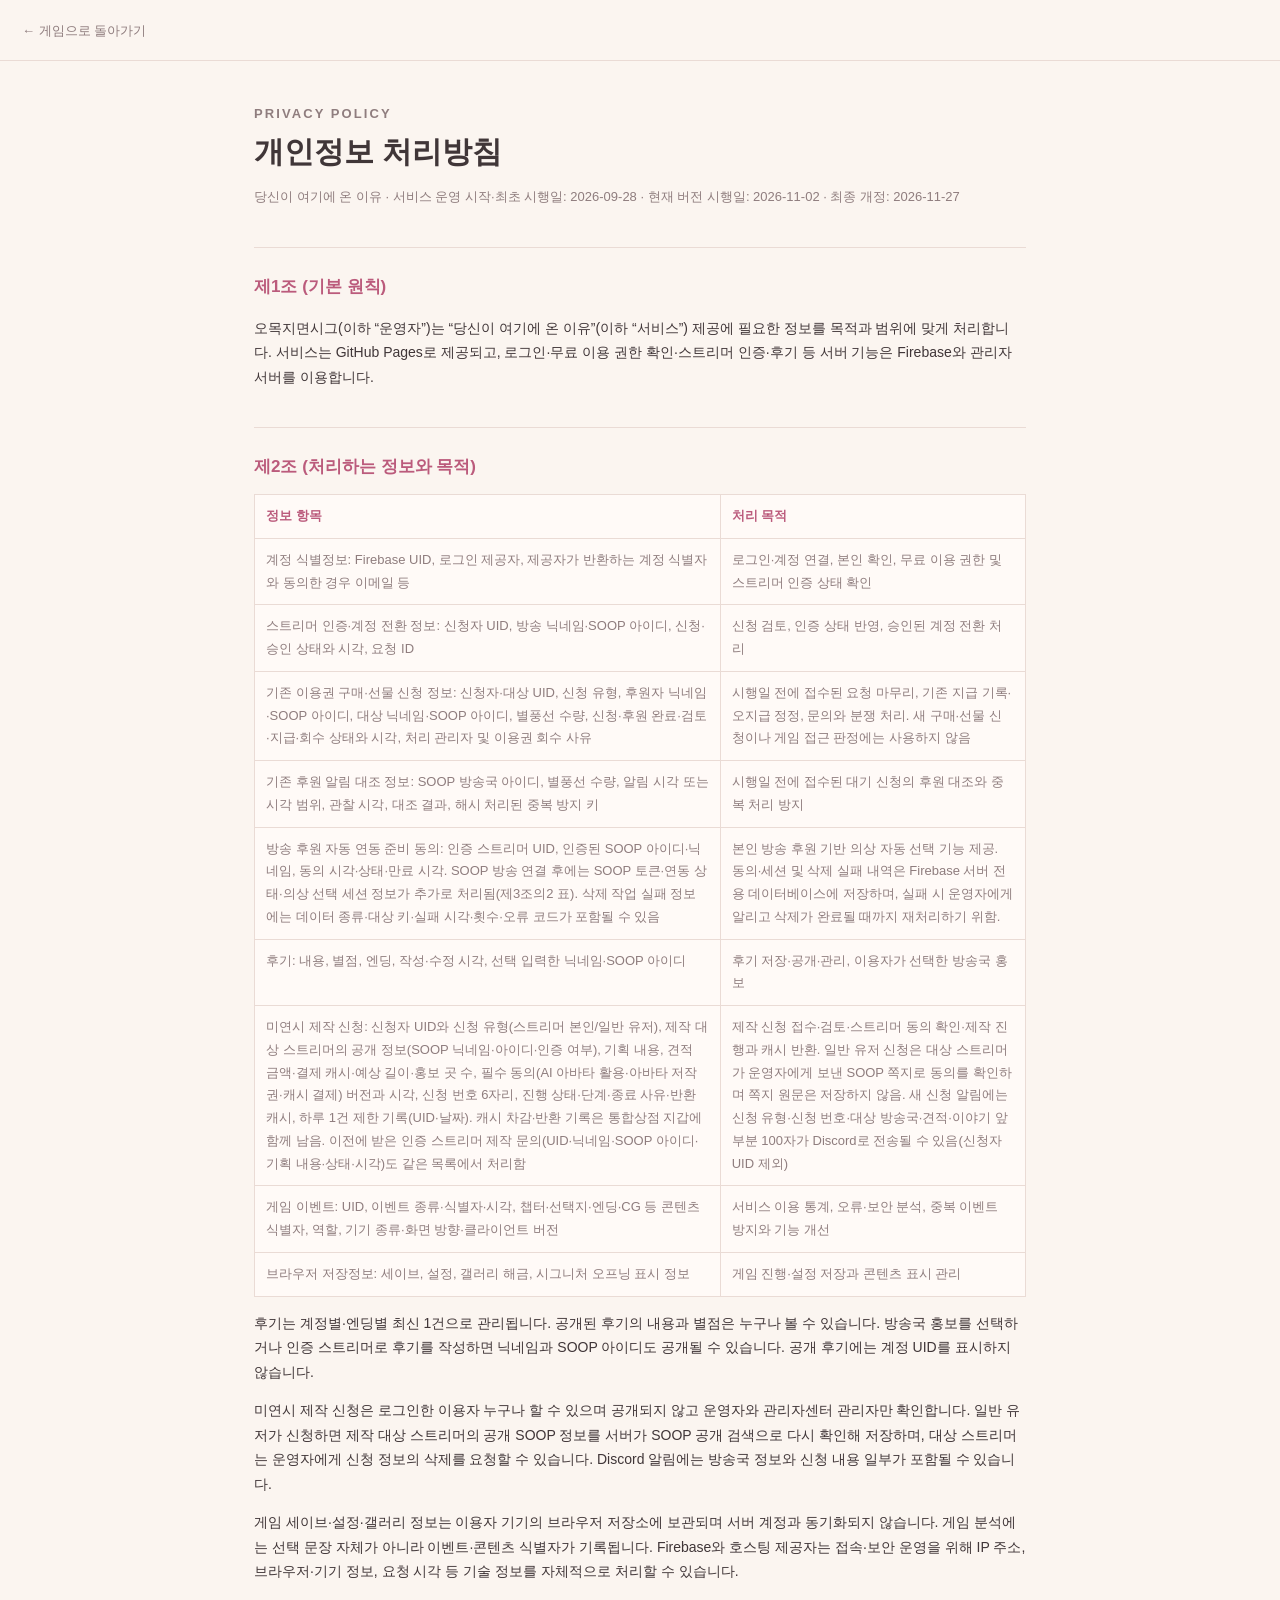
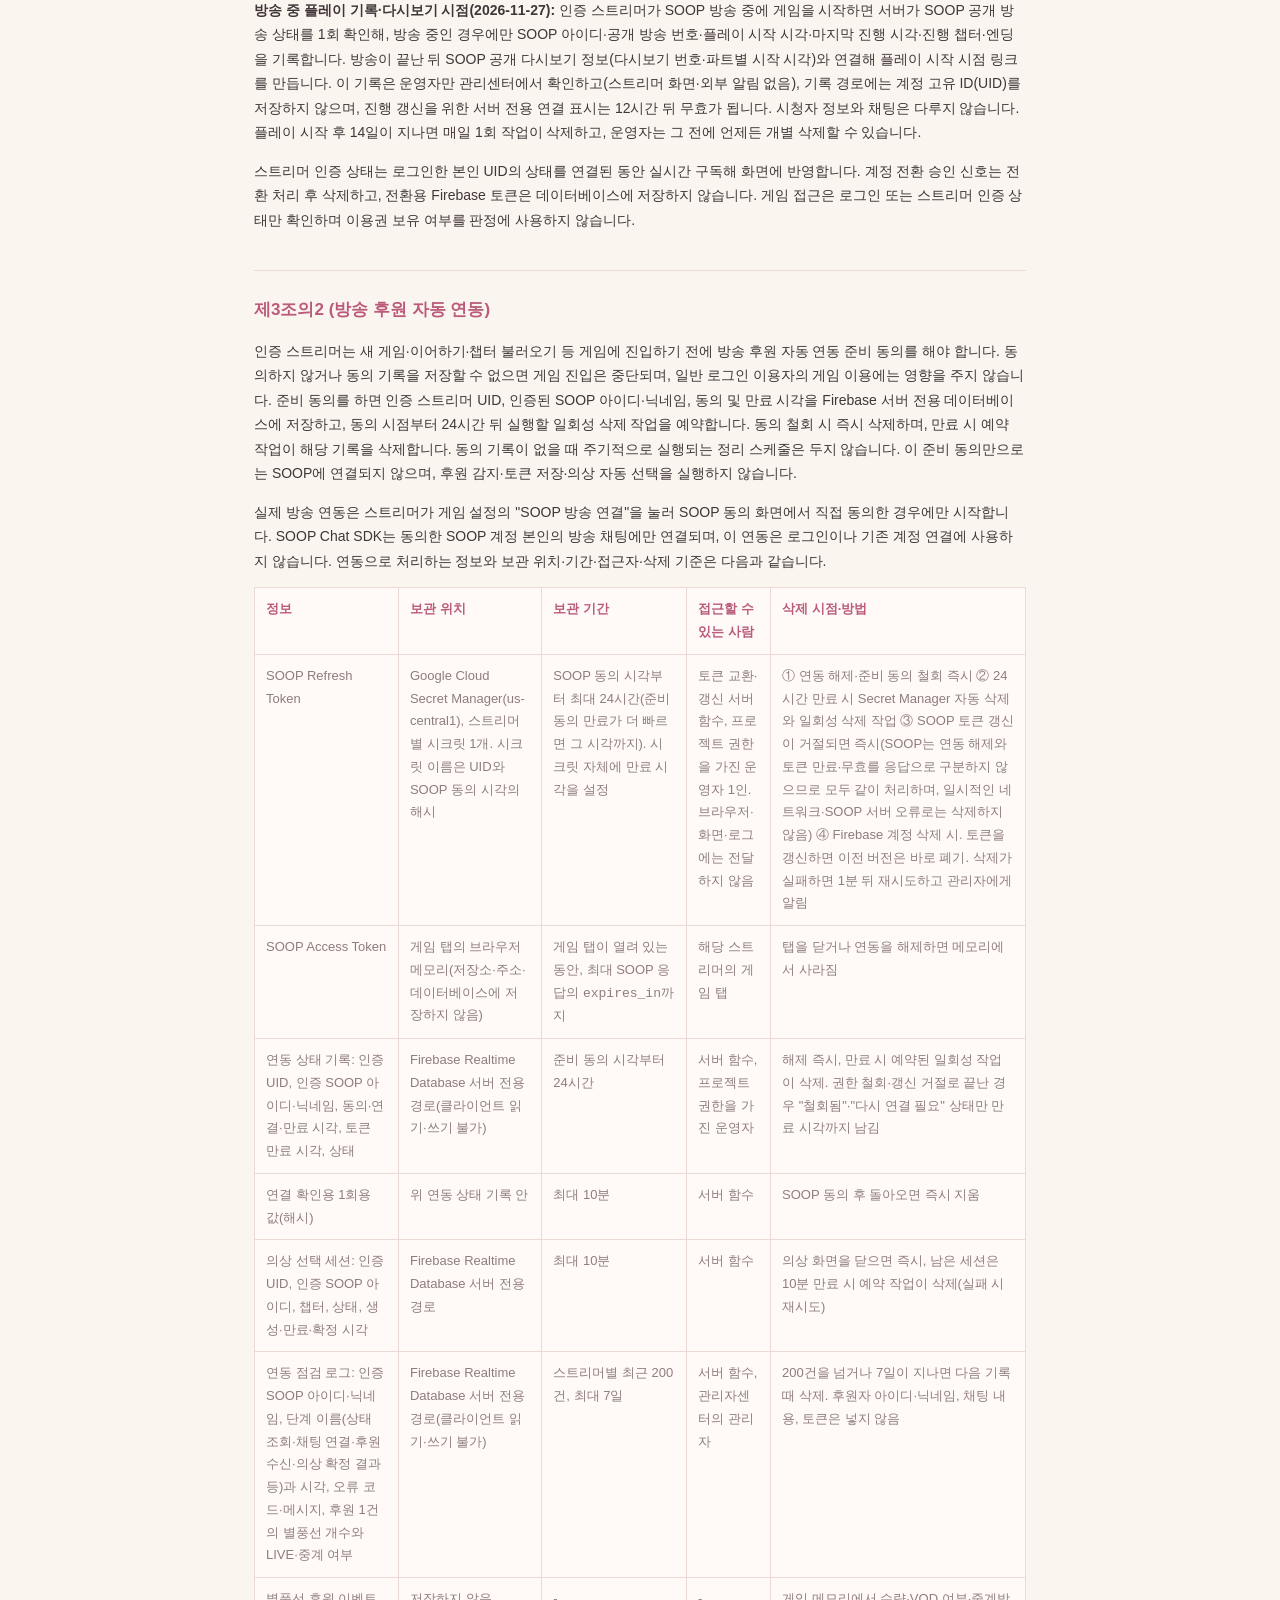
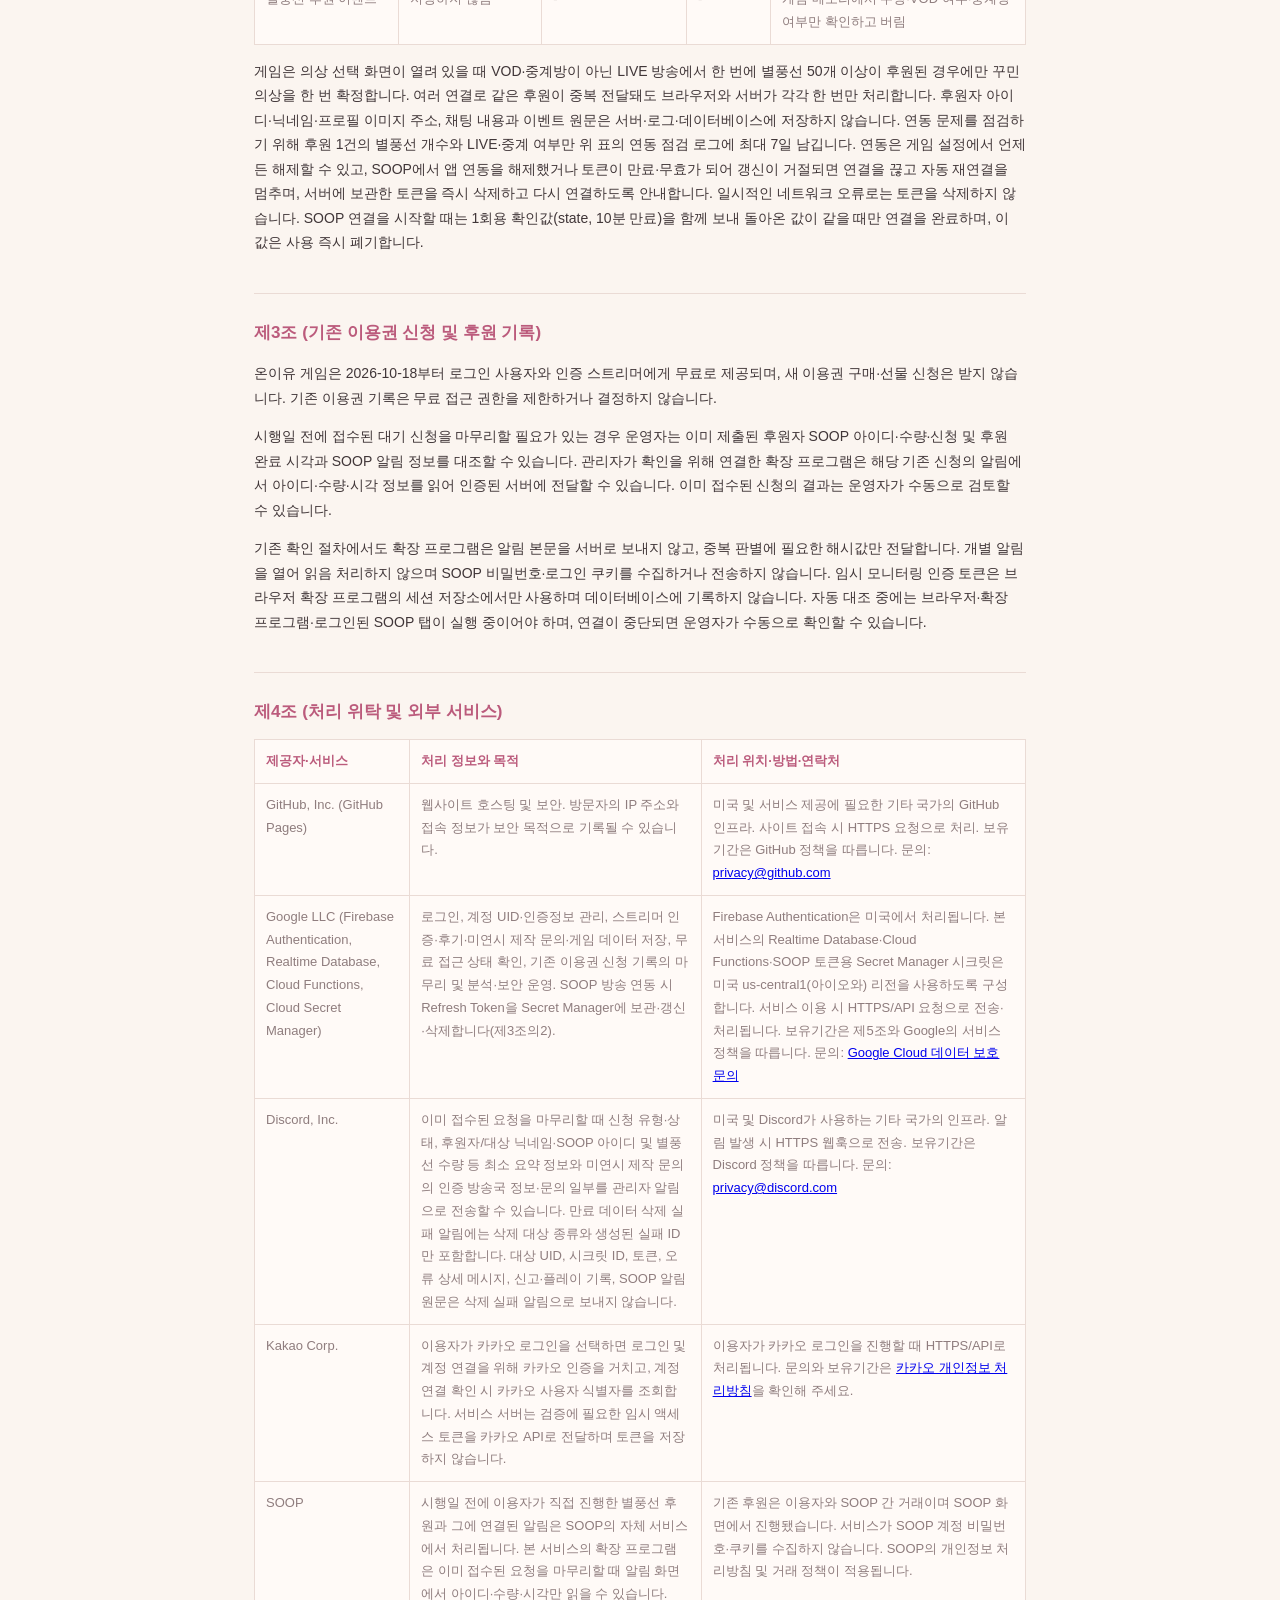
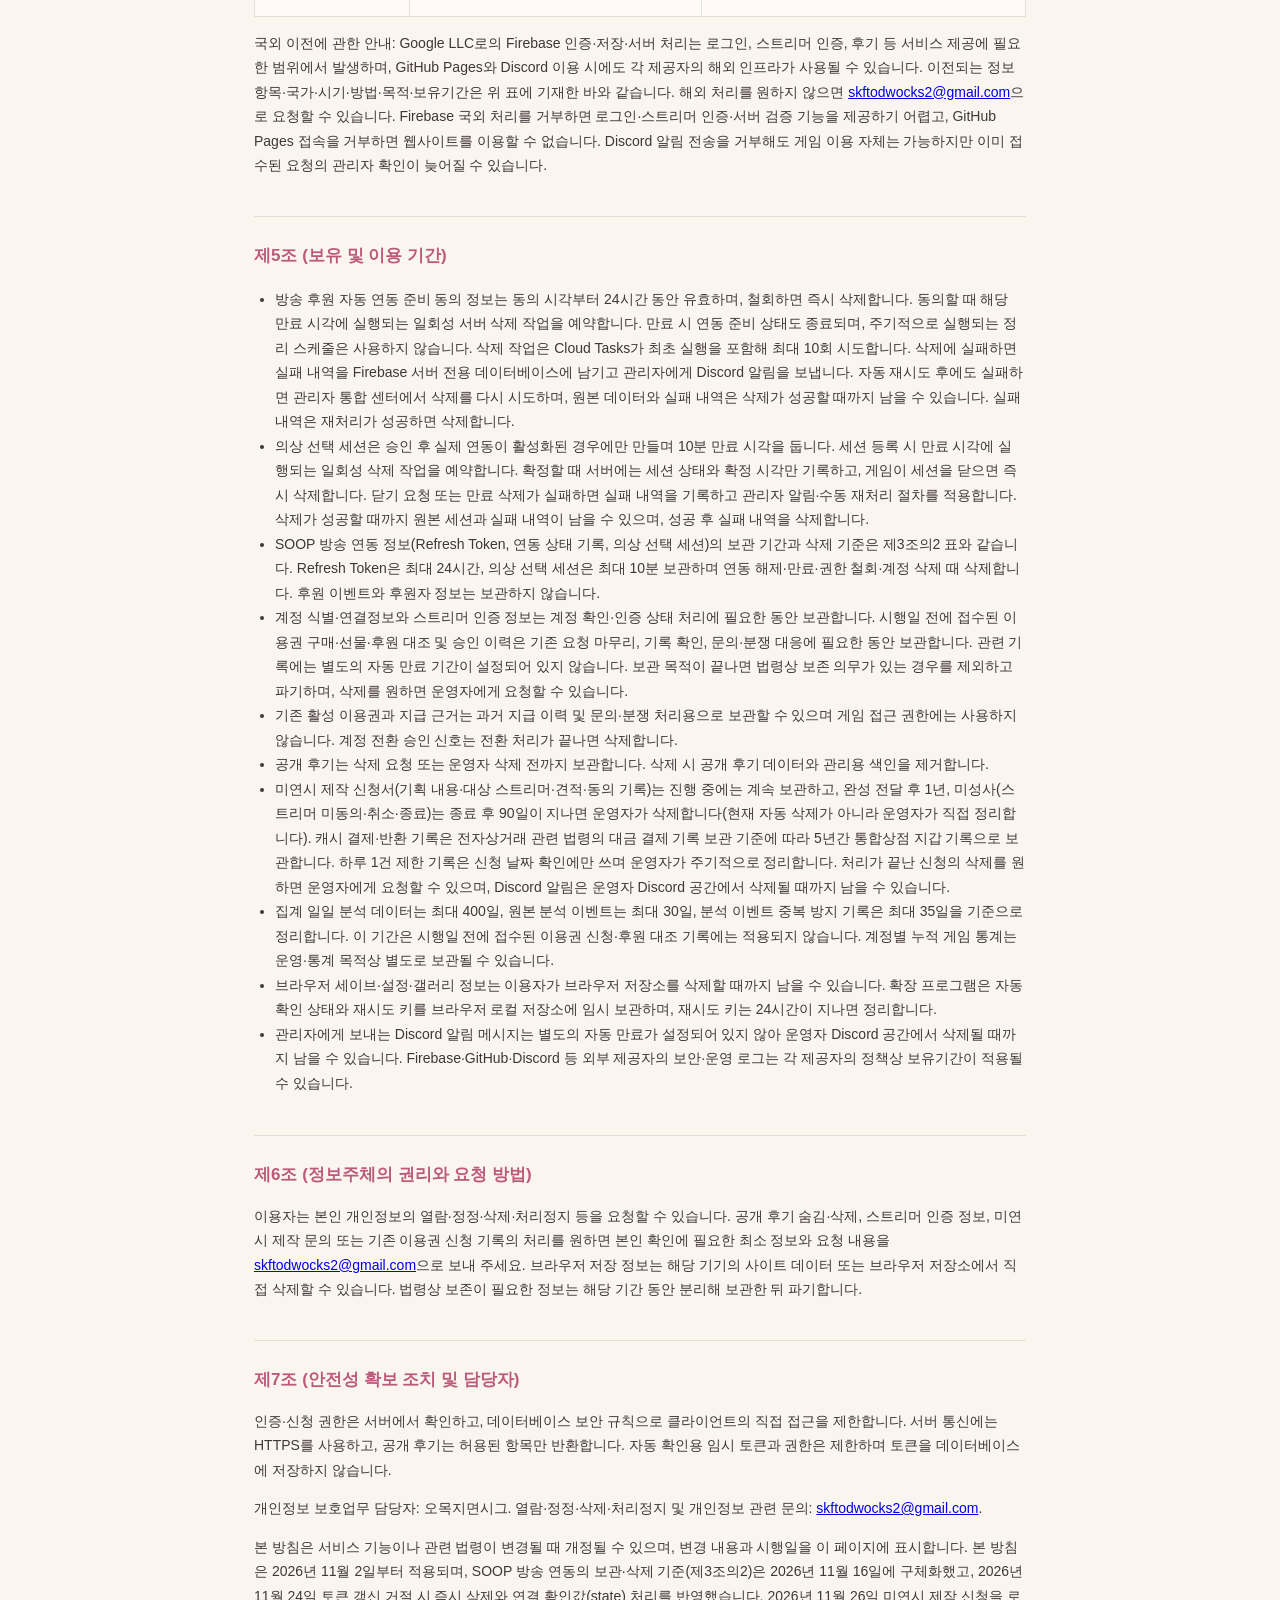
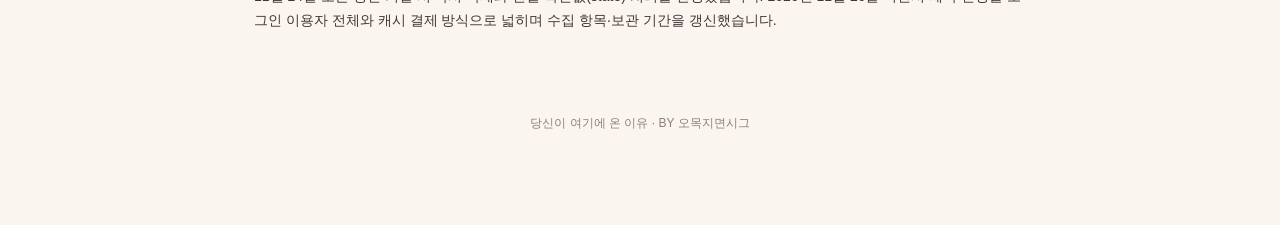
<file: privacy.html>
<!doctype html>
<html lang="ko">
<head>
<meta charset="utf-8">
<meta name="viewport" content="width=device-width, initial-scale=1">
<title>개인정보 처리방침 · 당신이 여기에 온 이유</title>
<style>
  :root{--paper:#fbf5f0;--panel:#fffaf7;--ink:#403638;--muted:#8f7d7e;--accent:#bb5b7c;--line:#eadbd5}
  *{box-sizing:border-box} body{margin:0;background:var(--paper);color:var(--ink);font-family:-apple-system,BlinkMacSystemFont,"Apple SD Gothic Neo","Malgun Gothic",sans-serif;line-height:1.75}
  .top{position:sticky;top:0;background:rgba(251,245,240,.96);border-bottom:1px solid var(--line);padding:16px 22px;z-index:1}.top a{color:var(--muted);font-size:13px;text-decoration:none}.top a:hover{color:var(--accent)}
  main{max-width:820px;margin:0 auto;padding:42px 24px 80px}.eyebrow{color:var(--accent);font-size:11px;font-weight:800;letter-spacing:.16em;text-transform:uppercase;margin:0 0 8px}.hero h1{font-size:30px;margin:0 0 8px}.hero p{color:var(--muted);font-size:13px;margin:0}.doc{margin-top:38px}.doc section{padding:24px 0;border-top:1px solid var(--line)}h2{font-size:17px;margin:0 0 10px;color:var(--accent)}p,li{font-size:14px}.doc ul{padding-left:21px}.table-wrap{overflow-x:auto;margin-top:12px}.doc table{width:100%;border-collapse:collapse;font-size:13px;background:var(--panel)}.doc th,.doc td{border:1px solid var(--line);padding:10px 11px;text-align:left;vertical-align:top}.doc th{color:var(--accent);font-weight:800}.doc td{color:var(--muted)}.note{background:var(--panel);border:1px solid var(--line);border-radius:12px;padding:14px 16px;margin-top:12px;font-size:13px}.foot{margin-top:42px;color:var(--muted);font-size:12px;text-align:center}
  @media(max-width:600px){main{padding:30px 18px 60px}.hero h1{font-size:25px}.doc table{font-size:12px}.doc th,.doc td{padding:8px}}
</style>
</head>
<body>
<div class="top"><a href="index.html">← 게임으로 돌아가기</a></div>
<main>
  <header class="hero"><p class="eyebrow">Privacy Policy</p><h1>개인정보 처리방침</h1><p>당신이 여기에 온 이유 · 서비스 운영 시작·최초 시행일: 2026-09-28 · 현재 버전 시행일: 2026-11-02 · 최종 개정: 2026-11-27</p></header>
  <div class="doc">
    <section>
      <h2>제1조 (기본 원칙)</h2>
      <p>오목지면시그(이하 “운영자”)는 “당신이 여기에 온 이유”(이하 “서비스”) 제공에 필요한 정보를 목적과 범위에 맞게 처리합니다. 서비스는 GitHub Pages로 제공되고, 로그인·무료 이용 권한 확인·스트리머 인증·후기 등 서버 기능은 Firebase와 관리자 서버를 이용합니다.</p>
    </section>
    <section>
      <h2>제2조 (처리하는 정보와 목적)</h2>
      <div class="table-wrap"><table>
        <thead><tr><th>정보 항목</th><th>처리 목적</th></tr></thead>
        <tbody>
          <tr><td>계정 식별정보: Firebase UID, 로그인 제공자, 제공자가 반환하는 계정 식별자와 동의한 경우 이메일 등</td><td>로그인·계정 연결, 본인 확인, 무료 이용 권한 및 스트리머 인증 상태 확인</td></tr>
          <tr><td>스트리머 인증·계정 전환 정보: 신청자 UID, 방송 닉네임·SOOP 아이디, 신청·승인 상태와 시각, 요청 ID</td><td>신청 검토, 인증 상태 반영, 승인된 계정 전환 처리</td></tr>
          <tr><td>기존 이용권 구매·선물 신청 정보: 신청자·대상 UID, 신청 유형, 후원자 닉네임·SOOP 아이디, 대상 닉네임·SOOP 아이디, 별풍선 수량, 신청·후원 완료·검토·지급·회수 상태와 시각, 처리 관리자 및 이용권 회수 사유</td><td>시행일 전에 접수된 요청 마무리, 기존 지급 기록·오지급 정정, 문의와 분쟁 처리. 새 구매·선물 신청이나 게임 접근 판정에는 사용하지 않음</td></tr>
          <tr><td>기존 후원 알림 대조 정보: SOOP 방송국 아이디, 별풍선 수량, 알림 시각 또는 시각 범위, 관찰 시각, 대조 결과, 해시 처리된 중복 방지 키</td><td>시행일 전에 접수된 대기 신청의 후원 대조와 중복 처리 방지</td></tr>
          <tr><td>방송 후원 자동 연동 준비 동의: 인증 스트리머 UID, 인증된 SOOP 아이디·닉네임, 동의 시각·상태·만료 시각. SOOP 방송 연결 후에는 SOOP 토큰·연동 상태·의상 선택 세션 정보가 추가로 처리됨(제3조의2 표). 삭제 작업 실패 정보에는 데이터 종류·대상 키·실패 시각·횟수·오류 코드가 포함될 수 있음</td><td>본인 방송 후원 기반 의상 자동 선택 기능 제공. 동의·세션 및 삭제 실패 내역은 Firebase 서버 전용 데이터베이스에 저장하며, 실패 시 운영자에게 알리고 삭제가 완료될 때까지 재처리하기 위함.</td></tr>
          <tr><td>후기: 내용, 별점, 엔딩, 작성·수정 시각, 선택 입력한 닉네임·SOOP 아이디</td><td>후기 저장·공개·관리, 이용자가 선택한 방송국 홍보</td></tr>
          <tr><td>미연시 제작 신청: 신청자 UID와 신청 유형(스트리머 본인/일반 유저), 제작 대상 스트리머의 공개 정보(SOOP 닉네임·아이디·인증 여부), 기획 내용, 견적 금액·결제 캐시·예상 길이·홍보 곳 수, 필수 동의(AI 아바타 활용·아바타 저작권·캐시 결제) 버전과 시각, 신청 번호 6자리, 진행 상태·단계·종료 사유·반환 캐시, 하루 1건 제한 기록(UID·날짜). 캐시 차감·반환 기록은 통합상점 지갑에 함께 남음. 이전에 받은 인증 스트리머 제작 문의(UID·닉네임·SOOP 아이디·기획 내용·상태·시각)도 같은 목록에서 처리함</td><td>제작 신청 접수·검토·스트리머 동의 확인·제작 진행과 캐시 반환. 일반 유저 신청은 대상 스트리머가 운영자에게 보낸 SOOP 쪽지로 동의를 확인하며 쪽지 원문은 저장하지 않음. 새 신청 알림에는 신청 유형·신청 번호·대상 방송국·견적·이야기 앞부분 100자가 Discord로 전송될 수 있음(신청자 UID 제외)</td></tr>
          <tr><td>게임 이벤트: UID, 이벤트 종류·식별자·시각, 챕터·선택지·엔딩·CG 등 콘텐츠 식별자, 역할, 기기 종류·화면 방향·클라이언트 버전</td><td>서비스 이용 통계, 오류·보안 분석, 중복 이벤트 방지와 기능 개선</td></tr>
          <tr><td>브라우저 저장정보: 세이브, 설정, 갤러리 해금, 시그니처 오프닝 표시 정보</td><td>게임 진행·설정 저장과 콘텐츠 표시 관리</td></tr>
        </tbody>
      </table></div>
      <p>후기는 계정별·엔딩별 최신 1건으로 관리됩니다. 공개된 후기의 내용과 별점은 누구나 볼 수 있습니다. 방송국 홍보를 선택하거나 인증 스트리머로 후기를 작성하면 닉네임과 SOOP 아이디도 공개될 수 있습니다. 공개 후기에는 계정 UID를 표시하지 않습니다.</p>
      <p>미연시 제작 신청은 로그인한 이용자 누구나 할 수 있으며 공개되지 않고 운영자와 관리자센터 관리자만 확인합니다. 일반 유저가 신청하면 제작 대상 스트리머의 공개 SOOP 정보를 서버가 SOOP 공개 검색으로 다시 확인해 저장하며, 대상 스트리머는 운영자에게 신청 정보의 삭제를 요청할 수 있습니다. Discord 알림에는 방송국 정보와 신청 내용 일부가 포함될 수 있습니다.</p>
      <p>게임 세이브·설정·갤러리 정보는 이용자 기기의 브라우저 저장소에 보관되며 서버 계정과 동기화되지 않습니다. 게임 분석에는 선택 문장 자체가 아니라 이벤트·콘텐츠 식별자가 기록됩니다. Firebase와 호스팅 제공자는 접속·보안 운영을 위해 IP 주소, 브라우저·기기 정보, 요청 시각 등 기술 정보를 자체적으로 처리할 수 있습니다.</p>
      <p><strong>방송 중 플레이 기록·다시보기 시점(2026-11-27):</strong> 인증 스트리머가 SOOP 방송 중에 게임을 시작하면 서버가 SOOP 공개 방송 상태를 1회 확인해, 방송 중인 경우에만 SOOP 아이디·공개 방송 번호·플레이 시작 시각·마지막 진행 시각·진행 챕터·엔딩을 기록합니다. 방송이 끝난 뒤 SOOP 공개 다시보기 정보(다시보기 번호·파트별 시작 시각)와 연결해 플레이 시작 시점 링크를 만듭니다. 이 기록은 운영자만 관리센터에서 확인하고(스트리머 화면·외부 알림 없음), 기록 경로에는 계정 고유 ID(UID)를 저장하지 않으며, 진행 갱신을 위한 서버 전용 연결 표시는 12시간 뒤 무효가 됩니다. 시청자 정보와 채팅은 다루지 않습니다. 플레이 시작 후 14일이 지나면 매일 1회 작업이 삭제하고, 운영자는 그 전에 언제든 개별 삭제할 수 있습니다.</p>
      <p>스트리머 인증 상태는 로그인한 본인 UID의 상태를 연결된 동안 실시간 구독해 화면에 반영합니다. 계정 전환 승인 신호는 전환 처리 후 삭제하고, 전환용 Firebase 토큰은 데이터베이스에 저장하지 않습니다. 게임 접근은 로그인 또는 스트리머 인증 상태만 확인하며 이용권 보유 여부를 판정에 사용하지 않습니다.</p>
    </section>
    <section>
      <h2>제3조의2 (방송 후원 자동 연동)</h2>
      <p>인증 스트리머는 새 게임·이어하기·챕터 불러오기 등 게임에 진입하기 전에 방송 후원 자동 연동 준비 동의를 해야 합니다. 동의하지 않거나 동의 기록을 저장할 수 없으면 게임 진입은 중단되며, 일반 로그인 이용자의 게임 이용에는 영향을 주지 않습니다. 준비 동의를 하면 인증 스트리머 UID, 인증된 SOOP 아이디·닉네임, 동의 및 만료 시각을 Firebase 서버 전용 데이터베이스에 저장하고, 동의 시점부터 24시간 뒤 실행할 일회성 삭제 작업을 예약합니다. 동의 철회 시 즉시 삭제하며, 만료 시 예약 작업이 해당 기록을 삭제합니다. 동의 기록이 없을 때 주기적으로 실행되는 정리 스케줄은 두지 않습니다. 이 준비 동의만으로는 SOOP에 연결되지 않으며, 후원 감지·토큰 저장·의상 자동 선택을 실행하지 않습니다.</p>
      <p>실제 방송 연동은 스트리머가 게임 설정의 "SOOP 방송 연결"을 눌러 SOOP 동의 화면에서 직접 동의한 경우에만 시작합니다. SOOP Chat SDK는 동의한 SOOP 계정 본인의 방송 채팅에만 연결되며, 이 연동은 로그인이나 기존 계정 연결에 사용하지 않습니다. 연동으로 처리하는 정보와 보관 위치·기간·접근자·삭제 기준은 다음과 같습니다.</p>
      <table>
        <tr><th>정보</th><th>보관 위치</th><th>보관 기간</th><th>접근할 수 있는 사람</th><th>삭제 시점·방법</th></tr>
        <tr><td>SOOP Refresh Token</td><td>Google Cloud Secret Manager(us-central1), 스트리머별 시크릿 1개. 시크릿 이름은 UID와 SOOP 동의 시각의 해시</td><td>SOOP 동의 시각부터 최대 24시간(준비 동의 만료가 더 빠르면 그 시각까지). 시크릿 자체에 만료 시각을 설정</td><td>토큰 교환·갱신 서버 함수, 프로젝트 권한을 가진 운영자 1인. 브라우저·화면·로그에는 전달하지 않음</td><td>① 연동 해제·준비 동의 철회 즉시 ② 24시간 만료 시 Secret Manager 자동 삭제와 일회성 삭제 작업 ③ SOOP 토큰 갱신이 거절되면 즉시(SOOP는 연동 해제와 토큰 만료·무효를 응답으로 구분하지 않으므로 모두 같이 처리하며, 일시적인 네트워크·SOOP 서버 오류로는 삭제하지 않음) ④ Firebase 계정 삭제 시. 토큰을 갱신하면 이전 버전은 바로 폐기. 삭제가 실패하면 1분 뒤 재시도하고 관리자에게 알림</td></tr>
        <tr><td>SOOP Access Token</td><td>게임 탭의 브라우저 메모리(저장소·주소·데이터베이스에 저장하지 않음)</td><td>게임 탭이 열려 있는 동안, 최대 SOOP 응답의 <code>expires_in</code>까지</td><td>해당 스트리머의 게임 탭</td><td>탭을 닫거나 연동을 해제하면 메모리에서 사라짐</td></tr>
        <tr><td>연동 상태 기록: 인증 UID, 인증 SOOP 아이디·닉네임, 동의·연결·만료 시각, 토큰 만료 시각, 상태</td><td>Firebase Realtime Database 서버 전용 경로(클라이언트 읽기·쓰기 불가)</td><td>준비 동의 시각부터 24시간</td><td>서버 함수, 프로젝트 권한을 가진 운영자</td><td>해제 즉시, 만료 시 예약된 일회성 작업이 삭제. 권한 철회·갱신 거절로 끝난 경우 "철회됨"·"다시 연결 필요" 상태만 만료 시각까지 남김</td></tr>
        <tr><td>연결 확인용 1회용 값(해시)</td><td>위 연동 상태 기록 안</td><td>최대 10분</td><td>서버 함수</td><td>SOOP 동의 후 돌아오면 즉시 지움</td></tr>
        <tr><td>의상 선택 세션: 인증 UID, 인증 SOOP 아이디, 챕터, 상태, 생성·만료·확정 시각</td><td>Firebase Realtime Database 서버 전용 경로</td><td>최대 10분</td><td>서버 함수</td><td>의상 화면을 닫으면 즉시, 남은 세션은 10분 만료 시 예약 작업이 삭제(실패 시 재시도)</td></tr>
        <tr><td>연동 점검 로그: 인증 SOOP 아이디·닉네임, 단계 이름(상태 조회·채팅 연결·후원 수신·의상 확정 결과 등)과 시각, 오류 코드·메시지, 후원 1건의 별풍선 개수와 LIVE·중계 여부</td><td>Firebase Realtime Database 서버 전용 경로(클라이언트 읽기·쓰기 불가)</td><td>스트리머별 최근 200건, 최대 7일</td><td>서버 함수, 관리자센터의 관리자</td><td>200건을 넘거나 7일이 지나면 다음 기록 때 삭제. 후원자 아이디·닉네임, 채팅 내용, 토큰은 넣지 않음</td></tr>
        <tr><td>별풍선 후원 이벤트</td><td>저장하지 않음</td><td>-</td><td>-</td><td>게임 메모리에서 수량·VOD 여부·중계방 여부만 확인하고 버림</td></tr>
      </table>
      <p>게임은 의상 선택 화면이 열려 있을 때 VOD·중계방이 아닌 LIVE 방송에서 한 번에 별풍선 50개 이상이 후원된 경우에만 꾸민 의상을 한 번 확정합니다. 여러 연결로 같은 후원이 중복 전달돼도 브라우저와 서버가 각각 한 번만 처리합니다. 후원자 아이디·닉네임·프로필 이미지 주소, 채팅 내용과 이벤트 원문은 서버·로그·데이터베이스에 저장하지 않습니다. 연동 문제를 점검하기 위해 후원 1건의 별풍선 개수와 LIVE·중계 여부만 위 표의 연동 점검 로그에 최대 7일 남깁니다. 연동은 게임 설정에서 언제든 해제할 수 있고, SOOP에서 앱 연동을 해제했거나 토큰이 만료·무효가 되어 갱신이 거절되면 연결을 끊고 자동 재연결을 멈추며, 서버에 보관한 토큰을 즉시 삭제하고 다시 연결하도록 안내합니다. 일시적인 네트워크 오류로는 토큰을 삭제하지 않습니다. SOOP 연결을 시작할 때는 1회용 확인값(state, 10분 만료)을 함께 보내 돌아온 값이 같을 때만 연결을 완료하며, 이 값은 사용 즉시 폐기합니다.</p>
    </section>
    <section>
      <h2>제3조 (기존 이용권 신청 및 후원 기록)</h2>
      <p>온이유 게임은 2026-10-18부터 로그인 사용자와 인증 스트리머에게 무료로 제공되며, 새 이용권 구매·선물 신청은 받지 않습니다. 기존 이용권 기록은 무료 접근 권한을 제한하거나 결정하지 않습니다.</p>
      <p>시행일 전에 접수된 대기 신청을 마무리할 필요가 있는 경우 운영자는 이미 제출된 후원자 SOOP 아이디·수량·신청 및 후원 완료 시각과 SOOP 알림 정보를 대조할 수 있습니다. 관리자가 확인을 위해 연결한 확장 프로그램은 해당 기존 신청의 알림에서 아이디·수량·시각 정보를 읽어 인증된 서버에 전달할 수 있습니다. 이미 접수된 신청의 결과는 운영자가 수동으로 검토할 수 있습니다.</p>
      <p>기존 확인 절차에서도 확장 프로그램은 알림 본문을 서버로 보내지 않고, 중복 판별에 필요한 해시값만 전달합니다. 개별 알림을 열어 읽음 처리하지 않으며 SOOP 비밀번호·로그인 쿠키를 수집하거나 전송하지 않습니다. 임시 모니터링 인증 토큰은 브라우저 확장 프로그램의 세션 저장소에서만 사용하며 데이터베이스에 기록하지 않습니다. 자동 대조 중에는 브라우저·확장 프로그램·로그인된 SOOP 탭이 실행 중이어야 하며, 연결이 중단되면 운영자가 수동으로 확인할 수 있습니다.</p>
    </section>
    <section>
      <h2>제4조 (처리 위탁 및 외부 서비스)</h2>
      <div class="table-wrap"><table>
        <thead><tr><th>제공자·서비스</th><th>처리 정보와 목적</th><th>처리 위치·방법·연락처</th></tr></thead>
        <tbody>
          <tr><td>GitHub, Inc. (GitHub Pages)</td><td>웹사이트 호스팅 및 보안. 방문자의 IP 주소와 접속 정보가 보안 목적으로 기록될 수 있습니다.</td><td>미국 및 서비스 제공에 필요한 기타 국가의 GitHub 인프라. 사이트 접속 시 HTTPS 요청으로 처리. 보유기간은 GitHub 정책을 따릅니다. 문의: <a href="mailto:privacy@github.com">privacy@github.com</a></td></tr>
          <tr><td>Google LLC (Firebase Authentication, Realtime Database, Cloud Functions, Cloud Secret Manager)</td><td>로그인, 계정 UID·인증정보 관리, 스트리머 인증·후기·미연시 제작 문의·게임 데이터 저장, 무료 접근 상태 확인, 기존 이용권 신청 기록의 마무리 및 분석·보안 운영. SOOP 방송 연동 시 Refresh Token을 Secret Manager에 보관·갱신·삭제합니다(제3조의2).</td><td>Firebase Authentication은 미국에서 처리됩니다. 본 서비스의 Realtime Database·Cloud Functions·SOOP 토큰용 Secret Manager 시크릿은 미국 us-central1(아이오와) 리전을 사용하도록 구성합니다. 서비스 이용 시 HTTPS/API 요청으로 전송·처리됩니다. 보유기간은 제5조와 Google의 서비스 정책을 따릅니다. 문의: <a href="https://support.google.com/cloud/contact/dpo" target="_blank" rel="noopener">Google Cloud 데이터 보호 문의</a></td></tr>
          <tr><td>Discord, Inc.</td><td>이미 접수된 요청을 마무리할 때 신청 유형·상태, 후원자/대상 닉네임·SOOP 아이디 및 별풍선 수량 등 최소 요약 정보와 미연시 제작 문의의 인증 방송국 정보·문의 일부를 관리자 알림으로 전송할 수 있습니다. 만료 데이터 삭제 실패 알림에는 삭제 대상 종류와 생성된 실패 ID만 포함합니다. 대상 UID, 시크릿 ID, 토큰, 오류 상세 메시지, 신고·플레이 기록, SOOP 알림 원문은 삭제 실패 알림으로 보내지 않습니다.</td><td>미국 및 Discord가 사용하는 기타 국가의 인프라. 알림 발생 시 HTTPS 웹훅으로 전송. 보유기간은 Discord 정책을 따릅니다. 문의: <a href="mailto:privacy@discord.com">privacy@discord.com</a></td></tr>
          <tr><td>Kakao Corp.</td><td>이용자가 카카오 로그인을 선택하면 로그인 및 계정 연결을 위해 카카오 인증을 거치고, 계정 연결 확인 시 카카오 사용자 식별자를 조회합니다. 서비스 서버는 검증에 필요한 임시 액세스 토큰을 카카오 API로 전달하며 토큰을 저장하지 않습니다.</td><td>이용자가 카카오 로그인을 진행할 때 HTTPS/API로 처리됩니다. 문의와 보유기간은 <a href="https://privacy.kakao.com/policy?lang=ko" target="_blank" rel="noopener">카카오 개인정보 처리방침</a>을 확인해 주세요.</td></tr>
          <tr><td>SOOP</td><td>시행일 전에 이용자가 직접 진행한 별풍선 후원과 그에 연결된 알림은 SOOP의 자체 서비스에서 처리됩니다. 본 서비스의 확장 프로그램은 이미 접수된 요청을 마무리할 때 알림 화면에서 아이디·수량·시각만 읽을 수 있습니다.</td><td>기존 후원은 이용자와 SOOP 간 거래이며 SOOP 화면에서 진행됐습니다. 서비스가 SOOP 계정 비밀번호·쿠키를 수집하지 않습니다. SOOP의 개인정보 처리방침 및 거래 정책이 적용됩니다.</td></tr>
        </tbody>
      </table></div>
      <p>국외 이전에 관한 안내: Google LLC로의 Firebase 인증·저장·서버 처리는 로그인, 스트리머 인증, 후기 등 서비스 제공에 필요한 범위에서 발생하며, GitHub Pages와 Discord 이용 시에도 각 제공자의 해외 인프라가 사용될 수 있습니다. 이전되는 정보 항목·국가·시기·방법·목적·보유기간은 위 표에 기재한 바와 같습니다. 해외 처리를 원하지 않으면 <a href="mailto:skftodwocks2@gmail.com">skftodwocks2@gmail.com</a>으로 요청할 수 있습니다. Firebase 국외 처리를 거부하면 로그인·스트리머 인증·서버 검증 기능을 제공하기 어렵고, GitHub Pages 접속을 거부하면 웹사이트를 이용할 수 없습니다. Discord 알림 전송을 거부해도 게임 이용 자체는 가능하지만 이미 접수된 요청의 관리자 확인이 늦어질 수 있습니다.</p>
    </section>
    <section>
      <h2>제5조 (보유 및 이용 기간)</h2>
      <ul>
        <li>방송 후원 자동 연동 준비 동의 정보는 동의 시각부터 24시간 동안 유효하며, 철회하면 즉시 삭제합니다. 동의할 때 해당 만료 시각에 실행되는 일회성 서버 삭제 작업을 예약합니다. 만료 시 연동 준비 상태도 종료되며, 주기적으로 실행되는 정리 스케줄은 사용하지 않습니다. 삭제 작업은 Cloud Tasks가 최초 실행을 포함해 최대 10회 시도합니다. 삭제에 실패하면 실패 내역을 Firebase 서버 전용 데이터베이스에 남기고 관리자에게 Discord 알림을 보냅니다. 자동 재시도 후에도 실패하면 관리자 통합 센터에서 삭제를 다시 시도하며, 원본 데이터와 실패 내역은 삭제가 성공할 때까지 남을 수 있습니다. 실패 내역은 재처리가 성공하면 삭제합니다.</li>
        <li>의상 선택 세션은 승인 후 실제 연동이 활성화된 경우에만 만들며 10분 만료 시각을 둡니다. 세션 등록 시 만료 시각에 실행되는 일회성 삭제 작업을 예약합니다. 확정할 때 서버에는 세션 상태와 확정 시각만 기록하고, 게임이 세션을 닫으면 즉시 삭제합니다. 닫기 요청 또는 만료 삭제가 실패하면 실패 내역을 기록하고 관리자 알림·수동 재처리 절차를 적용합니다. 삭제가 성공할 때까지 원본 세션과 실패 내역이 남을 수 있으며, 성공 후 실패 내역을 삭제합니다.</li>
        <li>SOOP 방송 연동 정보(Refresh Token, 연동 상태 기록, 의상 선택 세션)의 보관 기간과 삭제 기준은 제3조의2 표와 같습니다. Refresh Token은 최대 24시간, 의상 선택 세션은 최대 10분 보관하며 연동 해제·만료·권한 철회·계정 삭제 때 삭제합니다. 후원 이벤트와 후원자 정보는 보관하지 않습니다.</li>
        <li>계정 식별·연결정보와 스트리머 인증 정보는 계정 확인·인증 상태 처리에 필요한 동안 보관합니다. 시행일 전에 접수된 이용권 구매·선물·후원 대조 및 승인 이력은 기존 요청 마무리, 기록 확인, 문의·분쟁 대응에 필요한 동안 보관합니다. 관련 기록에는 별도의 자동 만료 기간이 설정되어 있지 않습니다. 보관 목적이 끝나면 법령상 보존 의무가 있는 경우를 제외하고 파기하며, 삭제를 원하면 운영자에게 요청할 수 있습니다.</li>
        <li>기존 활성 이용권과 지급 근거는 과거 지급 이력 및 문의·분쟁 처리용으로 보관할 수 있으며 게임 접근 권한에는 사용하지 않습니다. 계정 전환 승인 신호는 전환 처리가 끝나면 삭제합니다.</li>
        <li>공개 후기는 삭제 요청 또는 운영자 삭제 전까지 보관합니다. 삭제 시 공개 후기 데이터와 관리용 색인을 제거합니다.</li>
        <li>미연시 제작 신청서(기획 내용·대상 스트리머·견적·동의 기록)는 진행 중에는 계속 보관하고, 완성 전달 후 1년, 미성사(스트리머 미동의·취소·종료)는 종료 후 90일이 지나면 운영자가 삭제합니다(현재 자동 삭제가 아니라 운영자가 직접 정리합니다). 캐시 결제·반환 기록은 전자상거래 관련 법령의 대금 결제 기록 보관 기준에 따라 5년간 통합상점 지갑 기록으로 보관합니다. 하루 1건 제한 기록은 신청 날짜 확인에만 쓰며 운영자가 주기적으로 정리합니다. 처리가 끝난 신청의 삭제를 원하면 운영자에게 요청할 수 있으며, Discord 알림은 운영자 Discord 공간에서 삭제될 때까지 남을 수 있습니다.</li>
        <li>집계 일일 분석 데이터는 최대 400일, 원본 분석 이벤트는 최대 30일, 분석 이벤트 중복 방지 기록은 최대 35일을 기준으로 정리합니다. 이 기간은 시행일 전에 접수된 이용권 신청·후원 대조 기록에는 적용되지 않습니다. 계정별 누적 게임 통계는 운영·통계 목적상 별도로 보관될 수 있습니다.</li>
        <li>브라우저 세이브·설정·갤러리 정보는 이용자가 브라우저 저장소를 삭제할 때까지 남을 수 있습니다. 확장 프로그램은 자동 확인 상태와 재시도 키를 브라우저 로컬 저장소에 임시 보관하며, 재시도 키는 24시간이 지나면 정리합니다.</li>
        <li>관리자에게 보내는 Discord 알림 메시지는 별도의 자동 만료가 설정되어 있지 않아 운영자 Discord 공간에서 삭제될 때까지 남을 수 있습니다. Firebase·GitHub·Discord 등 외부 제공자의 보안·운영 로그는 각 제공자의 정책상 보유기간이 적용될 수 있습니다.</li>
      </ul>
    </section>
    <section>
      <h2>제6조 (정보주체의 권리와 요청 방법)</h2>
      <p>이용자는 본인 개인정보의 열람·정정·삭제·처리정지 등을 요청할 수 있습니다. 공개 후기 숨김·삭제, 스트리머 인증 정보, 미연시 제작 문의 또는 기존 이용권 신청 기록의 처리를 원하면 본인 확인에 필요한 최소 정보와 요청 내용을 <a href="mailto:skftodwocks2@gmail.com">skftodwocks2@gmail.com</a>으로 보내 주세요. 브라우저 저장 정보는 해당 기기의 사이트 데이터 또는 브라우저 저장소에서 직접 삭제할 수 있습니다. 법령상 보존이 필요한 정보는 해당 기간 동안 분리해 보관한 뒤 파기합니다.</p>
    </section>
    <section>
      <h2>제7조 (안전성 확보 조치 및 담당자)</h2>
      <p>인증·신청 권한은 서버에서 확인하고, 데이터베이스 보안 규칙으로 클라이언트의 직접 접근을 제한합니다. 서버 통신에는 HTTPS를 사용하고, 공개 후기는 허용된 항목만 반환합니다. 자동 확인용 임시 토큰과 권한은 제한하며 토큰을 데이터베이스에 저장하지 않습니다.</p>
      <p>개인정보 보호업무 담당자: 오목지면시그. 열람·정정·삭제·처리정지 및 개인정보 관련 문의: <a href="mailto:skftodwocks2@gmail.com">skftodwocks2@gmail.com</a>.</p>
      <p>본 방침은 서비스 기능이나 관련 법령이 변경될 때 개정될 수 있으며, 변경 내용과 시행일을 이 페이지에 표시합니다. 본 방침은 2026년 11월 2일부터 적용되며, SOOP 방송 연동의 보관·삭제 기준(제3조의2)은 2026년 11월 16일에 구체화했고, 2026년 11월 24일 토큰 갱신 거절 시 즉시 삭제와 연결 확인값(state) 처리를 반영했습니다. 2026년 11월 26일 미연시 제작 신청을 로그인 이용자 전체와 캐시 결제 방식으로 넓히며 수집 항목·보관 기간을 갱신했습니다.</p>
    </section>
  </div>
  <p class="foot">당신이 여기에 온 이유 · BY 오목지면시그</p>
</main>
</body>
</html>
</file>
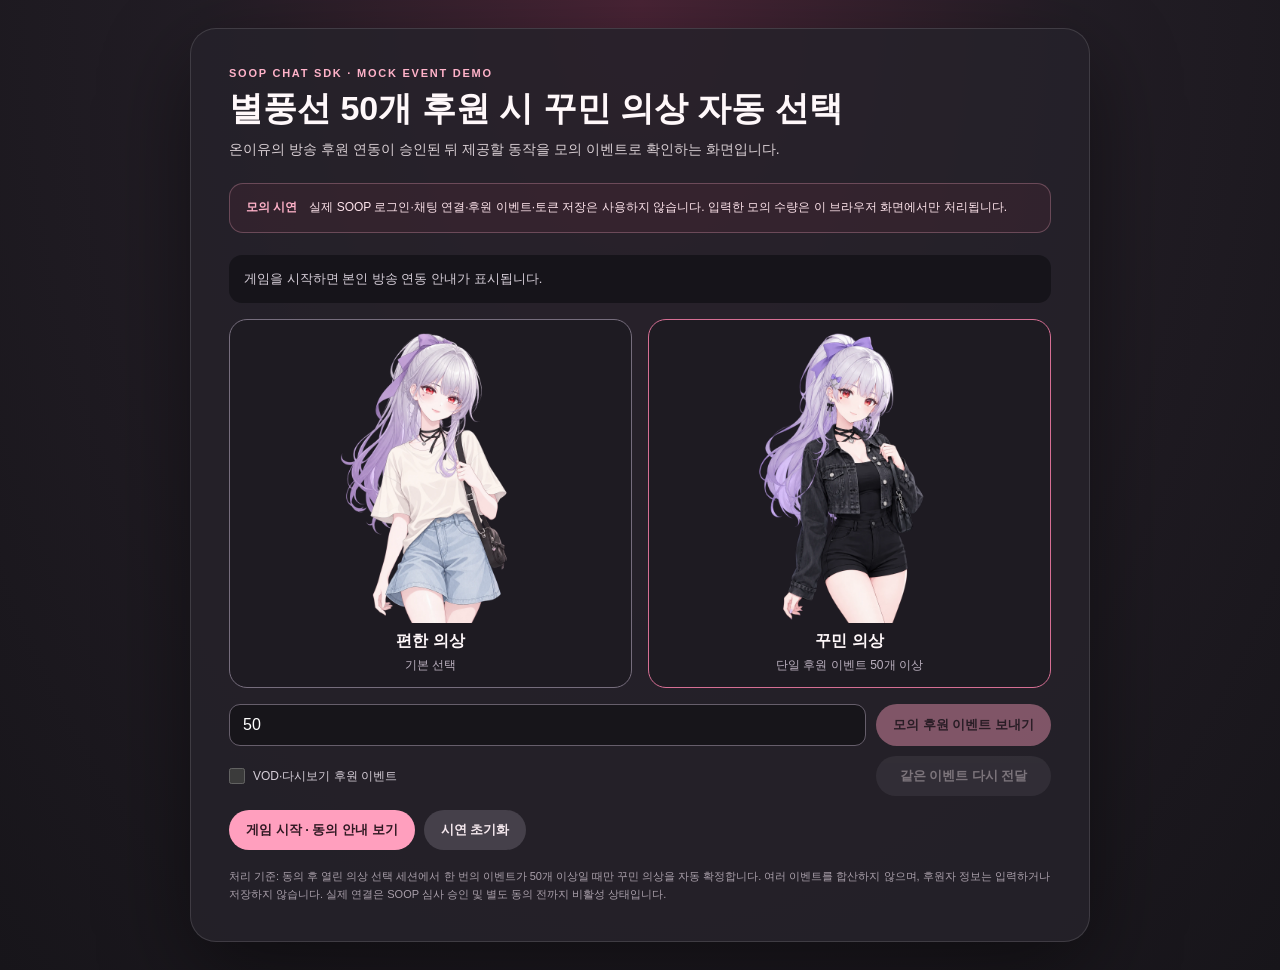
<file: soop-donation-demo.html>
<!doctype html>
<html lang="ko">
<head>
  <meta charset="utf-8">
  <meta name="viewport" content="width=device-width, initial-scale=1">
  <meta name="theme-color" content="#1c1820">
  <title>온이유 · 방송 후원 연동 모의 시연</title>
  <style>
    :root { color-scheme: dark; font-family: -apple-system, BlinkMacSystemFont, "Apple SD Gothic Neo", "Malgun Gothic", sans-serif; background: #17151a; color: #fff8fa; }
    * { box-sizing: border-box; }
    body { min-height: 100vh; margin: 0; padding: 28px 16px; display: grid; place-items: center; background: radial-gradient(ellipse at top, #4a2436 0, #221d25 48%, #17151a 100%); }
    button, input { font: inherit; }
    .card { width: min(900px, 100%); padding: clamp(20px, 4vw, 38px); border: 1px solid #ffffff20; border-radius: 26px; background: #26222add; box-shadow: 0 30px 90px #0007; }
    .eyebrow { color: #ffb2c9; font-size: 11px; font-weight: 900; letter-spacing: .16em; }
    h1 { margin: 8px 0; font-size: clamp(23px, 4vw, 34px); line-height: 1.25; }
    .intro { margin: 0; color: #d9cfd4; font-size: 14px; line-height: 1.7; }
    .notice { display: flex; gap: 12px; align-items: flex-start; margin: 22px 0; padding: 14px 16px; border: 1px solid #ffb2c946; border-radius: 14px; color: #ffe5ed; background: #9c34521d; font-size: 12px; line-height: 1.65; }
    .notice strong { flex: none; color: #ffb2c9; }
    .state { min-height: 48px; display: flex; align-items: center; padding: 12px 15px; border-radius: 13px; background: #16141a; color: #d6ced8; font-size: 13px; line-height: 1.5; }
    .state.ok { color: #ffe5ef; background: #692c48; }
    .state.warn { color: #fff0c4; background: #58441c; }
    .outfits { display: grid; grid-template-columns: repeat(2, minmax(0, 1fr)); gap: 16px; margin: 16px 0; }
    .outfit { position: relative; min-width: 0; overflow: hidden; padding: 13px; border: 1px solid #766d7d; border-radius: 18px; text-align: center; background: #1e1b22; transition: border-color .18s, background .18s, transform .18s; }
    .outfit img { display: block; width: 100%; height: clamp(180px, 33vw, 290px); object-fit: contain; }
    .outfit b { display: block; margin-top: 8px; font-size: 16px; }
    .outfit span { display: block; margin-top: 5px; color: #bcb1c0; font-size: 12px; }
    .outfit.paid { border-color: #d66f94; }
    .outfit.selected { border-color: #ffb2c9; background: #633047; box-shadow: 0 0 0 3px #ffb2c933; transform: translateY(-2px); }
    .controls { display: grid; grid-template-columns: 1fr auto; gap: 10px; margin-top: 14px; }
    .vod-option { display: flex; align-items: center; gap: 8px; color: #d6ced8; font-size: 12px; line-height: 1.4; }
    .vod-option input { width: 16px; height: 16px; margin: 0; accent-color: #ff9fbe; }
    input { min-width: 0; padding: 11px 13px; border: 1px solid #665e6b; border-radius: 11px; color: #fff; background: #17151a; }
    button { padding: 11px 17px; border: 0; border-radius: 999px; color: #301923; background: #ff9fbe; font-size: 13px; font-weight: 850; cursor: pointer; }
    button:hover:not(:disabled) { filter: brightness(1.08); }
    button:disabled { opacity: .42; cursor: not-allowed; }
    .secondary { color: #f5e8ee; background: #45404a; }
    .foot { margin: 17px 0 0; color: #a99faa; font-size: 11px; line-height: 1.65; }
    .actions { display: flex; flex-wrap: wrap; gap: 9px; margin-top: 14px; }
    .dialog-backdrop { position: fixed; inset: 0; z-index: 2; display: grid; place-items: center; padding: 18px; background: #000a; backdrop-filter: blur(8px); }
    .dialog-backdrop[hidden] { display: none; }
    .dialog { width: min(480px, 100%); padding: 25px; border: 1px solid #ffffff20; border-radius: 22px; background: #29242d; box-shadow: 0 24px 70px #0009; }
    .dialog h2 { margin: 0; font-size: 22px; }
    .dialog p, .dialog li { color: #d6ced8; font-size: 12px; line-height: 1.65; }
    .dialog ul { display: grid; gap: 7px; padding-left: 20px; }
    .dialog label { display: flex; align-items: flex-start; gap: 8px; margin: 15px 0; color: #fff; font-size: 12px; line-height: 1.5; }
    .dialog input[type=checkbox] { margin-top: 2px; accent-color: #ff9fbe; }
    @media (max-width: 580px) { body { padding: 12px; } .outfits { gap: 9px; } .outfit { padding: 9px; } .outfit b { font-size: 14px; } .controls { grid-template-columns: 1fr; } .controls button { width: 100%; } }
  </style>
</head>
<body>
  <main class="card">
    <div class="eyebrow">SOOP CHAT SDK · MOCK EVENT DEMO</div>
    <h1>별풍선 50개 후원 시 꾸민 의상 자동 선택</h1>
    <p class="intro">온이유의 방송 후원 연동이 승인된 뒤 제공할 동작을 모의 이벤트로 확인하는 화면입니다.</p>
    <div class="notice"><strong>모의 시연</strong><span>실제 SOOP 로그인·채팅 연결·후원 이벤트·토큰 저장은 사용하지 않습니다. 입력한 모의 수량은 이 브라우저 화면에서만 처리됩니다.</span></div>
    <div class="state" id="event-state" role="status" aria-live="polite">게임을 시작하면 본인 방송 연동 안내가 표시됩니다.</div>
    <section class="outfits" aria-label="의상 선택">
      <div class="outfit" id="free-outfit"><img src="assets/standing/C1-1.webp" alt="편한 의상"><b>편한 의상</b><span>기본 선택</span></div>
      <div class="outfit paid" id="paid-outfit"><img src="assets/standing/P1-1.webp" alt="꾸민 의상"><b>꾸민 의상</b><span>단일 후원 이벤트 50개 이상</span></div>
    </section>
    <div class="controls">
      <input id="donation-count" type="number" min="1" max="1000000" step="1" value="50" aria-label="모의 후원 수량" disabled>
      <button id="send-event" type="button" disabled>모의 후원 이벤트 보내기</button>
      <label class="vod-option"><input id="from-vod" type="checkbox" disabled> VOD·다시보기 후원 이벤트</label>
      <button class="secondary" id="repeat-event" type="button" disabled>같은 이벤트 다시 전달</button>
    </div>
    <div class="actions">
      <button id="start-demo" type="button">게임 시작 · 동의 안내 보기</button>
      <button class="secondary" id="reset-demo" type="button">시연 초기화</button>
    </div>
    <p class="foot">처리 기준: 동의 후 열린 의상 선택 세션에서 한 번의 이벤트가 50개 이상일 때만 꾸민 의상을 자동 확정합니다. 여러 이벤트를 합산하지 않으며, 후원자 정보는 입력하거나 저장하지 않습니다. 실제 연결은 SOOP 심사 승인 및 별도 동의 전까지 비활성 상태입니다.</p>
  </main>

  <div class="dialog-backdrop" id="consent-dialog" hidden>
    <section class="dialog" role="dialog" aria-modal="true" aria-labelledby="consent-title">
      <div class="eyebrow">게임 시작 전 안내</div>
      <h2 id="consent-title">본인 방송 후원 연동</h2>
      <ul>
        <li>승인 후에는 인증 스트리머 본인 방송의 후원 이벤트만 의상 선택에 사용합니다.</li>
        <li>의상 선택 화면이 열린 동안 LIVE 단일 이벤트의 <code>count</code>가 50 이상이고 <code>fromVod</code>가 false일 때만 꾸민 의상을 자동 확정합니다. VOD·다시보기와 중계방 후원은 제외합니다.</li>
        <li>후원 이벤트가 중복 전달되어도 열린 의상 선택 세션에서는 한 번만 확정합니다.</li>
        <li>실제 연동 시 갱신 토큰은 서버의 Secret Manager에 서비스 기준 최대 24시간 보관하고, 접근 토큰은 게임이 열린 브라우저 메모리에만 둡니다. 토큰 갱신이 거절되면(연동 해제·만료·무효) 연결을 끊고 자동 재연결을 멈춘 뒤 서버 토큰을 즉시 삭제하고 다시 연결하도록 안내합니다. 일시적인 네트워크 오류로는 삭제하지 않습니다.</li>
        <li>후원자 아이디·닉네임·프로필과 채팅은 저장하지 않습니다. 의상 선택 세션은 확정 후 삭제 요청을 보내고, 미확정이면 10분 만료 시점에 정리 작업이 실행됩니다.</li>
        <li>이 모의 시연의 확인 동의는 화면 전환만 시뮬레이션하며 서버에 저장되지 않습니다.</li>
      </ul>
      <label><input type="checkbox" id="demo-consent-check"><span>안내를 확인했습니다. 모의 게임을 시작합니다.</span></label>
      <div class="actions">
        <button id="demo-consent-accept" type="button" disabled>안내 확인 후 시작</button>
        <button class="secondary" id="demo-consent-skip" type="button">동의 없이 나가기</button>
      </div>
    </section>
  </div>

  <script src="js/soop-donation-events.js?v=20261102-soop-donation-server-once"></script>
  <script>
    (function () {
      var state = document.getElementById('event-state');
      var dialog = document.getElementById('consent-dialog');
      var checkbox = document.getElementById('demo-consent-check');
      var accept = document.getElementById('demo-consent-accept');
      var skip = document.getElementById('demo-consent-skip');
      var start = document.getElementById('start-demo');
      var reset = document.getElementById('reset-demo');
      var count = document.getElementById('donation-count');
      var fromVod = document.getElementById('from-vod');
      var send = document.getElementById('send-event');
      var repeatEvent = document.getElementById('repeat-event');
      var free = document.getElementById('free-outfit');
      var paid = document.getElementById('paid-outfit');
      var active = false;
      var resolved = false;
      var eventGate = null;
      var lastEvent = null;

      function begin() {
        dialog.hidden = true;
        checkbox.checked = false;
        accept.disabled = true;
        active = true;
        resolved = false;
        lastEvent = null;
        eventGate = window.createOnyuDonationEventGate(function (summary) {
          resolved = true;
          active = false;
          count.disabled = true;
          fromVod.disabled = true;
          send.disabled = true;
          repeatEvent.disabled = false;
          paid.classList.add('selected');
          state.className = 'state ok';
          state.textContent = '✓ LIVE 모의 이벤트 ' + summary.count + '개 확인 · 꾸민 의상이 한 번 확정되었습니다.';
        });
        count.disabled = false;
        fromVod.disabled = false;
        send.disabled = false;
        repeatEvent.disabled = true;
        start.disabled = true;
        free.classList.remove('selected');
        paid.classList.remove('selected');
        state.className = 'state';
        state.textContent = '의상 선택 세션 시작 · 모의 후원 이벤트를 기다리고 있습니다.';
      }

      start.addEventListener('click', function () { dialog.hidden = false; checkbox.focus(); });
      checkbox.addEventListener('change', function () { accept.disabled = !checkbox.checked; });
      accept.addEventListener('click', function () { if (checkbox.checked) begin(); });
      skip.addEventListener('click', function () {
        dialog.hidden = true;
        checkbox.checked = false;
        accept.disabled = true;
        state.className = 'state warn';
        state.textContent = '동의하지 않아 시연을 시작하지 않았습니다.';
      });
      send.addEventListener('click', function () {
        if (!active || resolved) return;
        var amount = Number(count.value);
        if (!Number.isInteger(amount) || amount < 1 || amount > 1000000) {
          state.className = 'state warn';
          state.textContent = '모의 후원 수량은 1개 이상 정수로 입력해 주세요.';
          return;
        }
        lastEvent = { count: amount, fromVod: fromVod.checked };
        var result = eventGate.handle(lastEvent);
        if (result.reason === 'not-live') {
          state.className = 'state warn';
          state.textContent = 'VOD·다시보기 후원은 제외했습니다. LIVE 후원만 처리합니다.';
          return;
        }
        if (result.reason === 'below-threshold') {
          state.className = 'state warn';
          state.textContent = 'LIVE 모의 이벤트 ' + amount + '개 · 50개 미만이라 기준에 도달하지 않았습니다.';
          return;
        }
        if (!result.accepted) {
          state.className = 'state warn';
          state.textContent = '이 모의 이벤트는 처리할 수 없습니다. 시연을 초기화해 다시 시작해 주세요.';
        }
      });
      repeatEvent.addEventListener('click', function () {
        if (!eventGate || !lastEvent || !resolved) return;
        var result = eventGate.handle(lastEvent);
        if (!result.accepted && result.reason === 'session-consumed') {
          state.className = 'state warn';
          state.textContent = '중복 이벤트 전달을 무시했습니다. 꾸민 의상 확정은 이 세션에서 한 번만 처리됩니다.';
        }
      });
      reset.addEventListener('click', function () {
        if (eventGate) eventGate.close();
        eventGate = null;
        lastEvent = null;
        dialog.hidden = true;
        checkbox.checked = false;
        accept.disabled = true;
        count.value = '50';
        fromVod.checked = false;
        count.disabled = true;
        fromVod.disabled = true;
        send.disabled = true;
        repeatEvent.disabled = true;
        start.disabled = false;
        active = false;
        resolved = false;
        free.classList.remove('selected');
        paid.classList.remove('selected');
        state.className = 'state';
        state.textContent = '게임을 시작하면 본인 방송 연동 안내가 표시됩니다.';
      });
    })();
  </script>
</body>
</html>
</file>
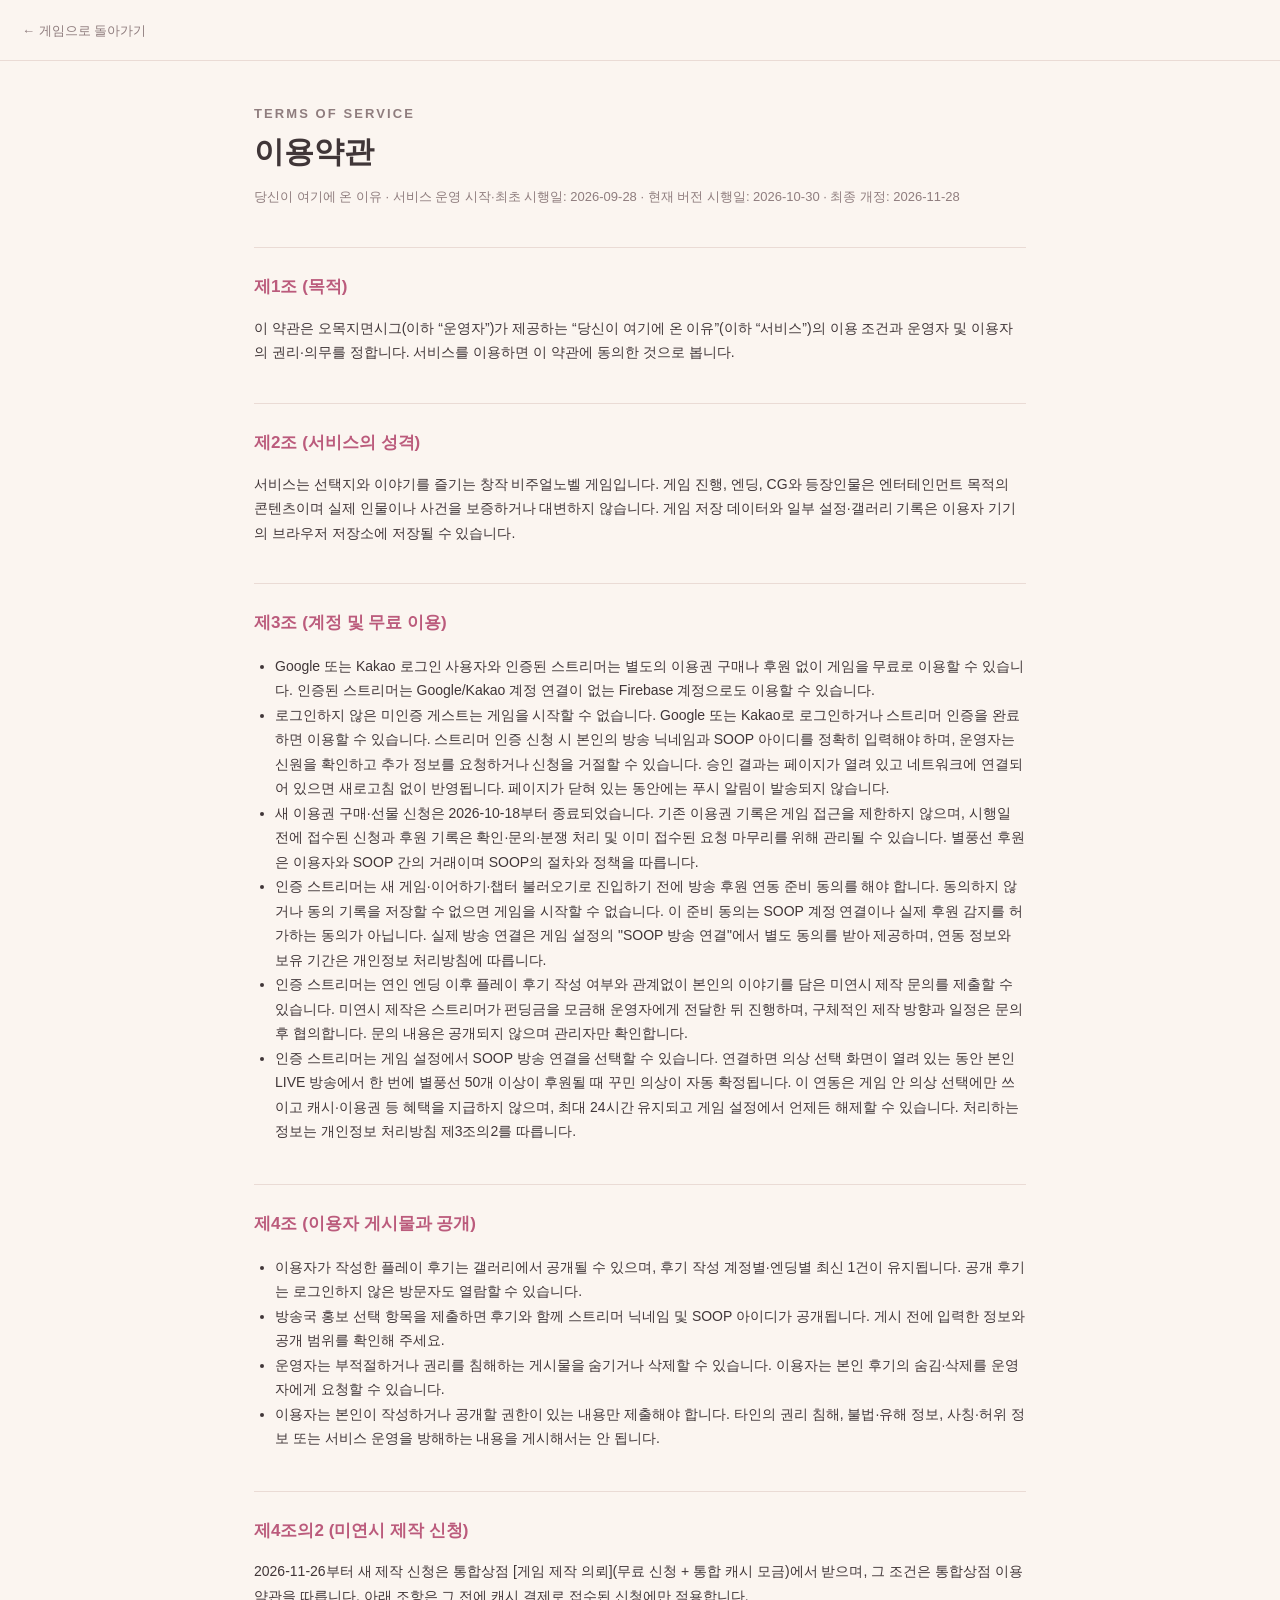
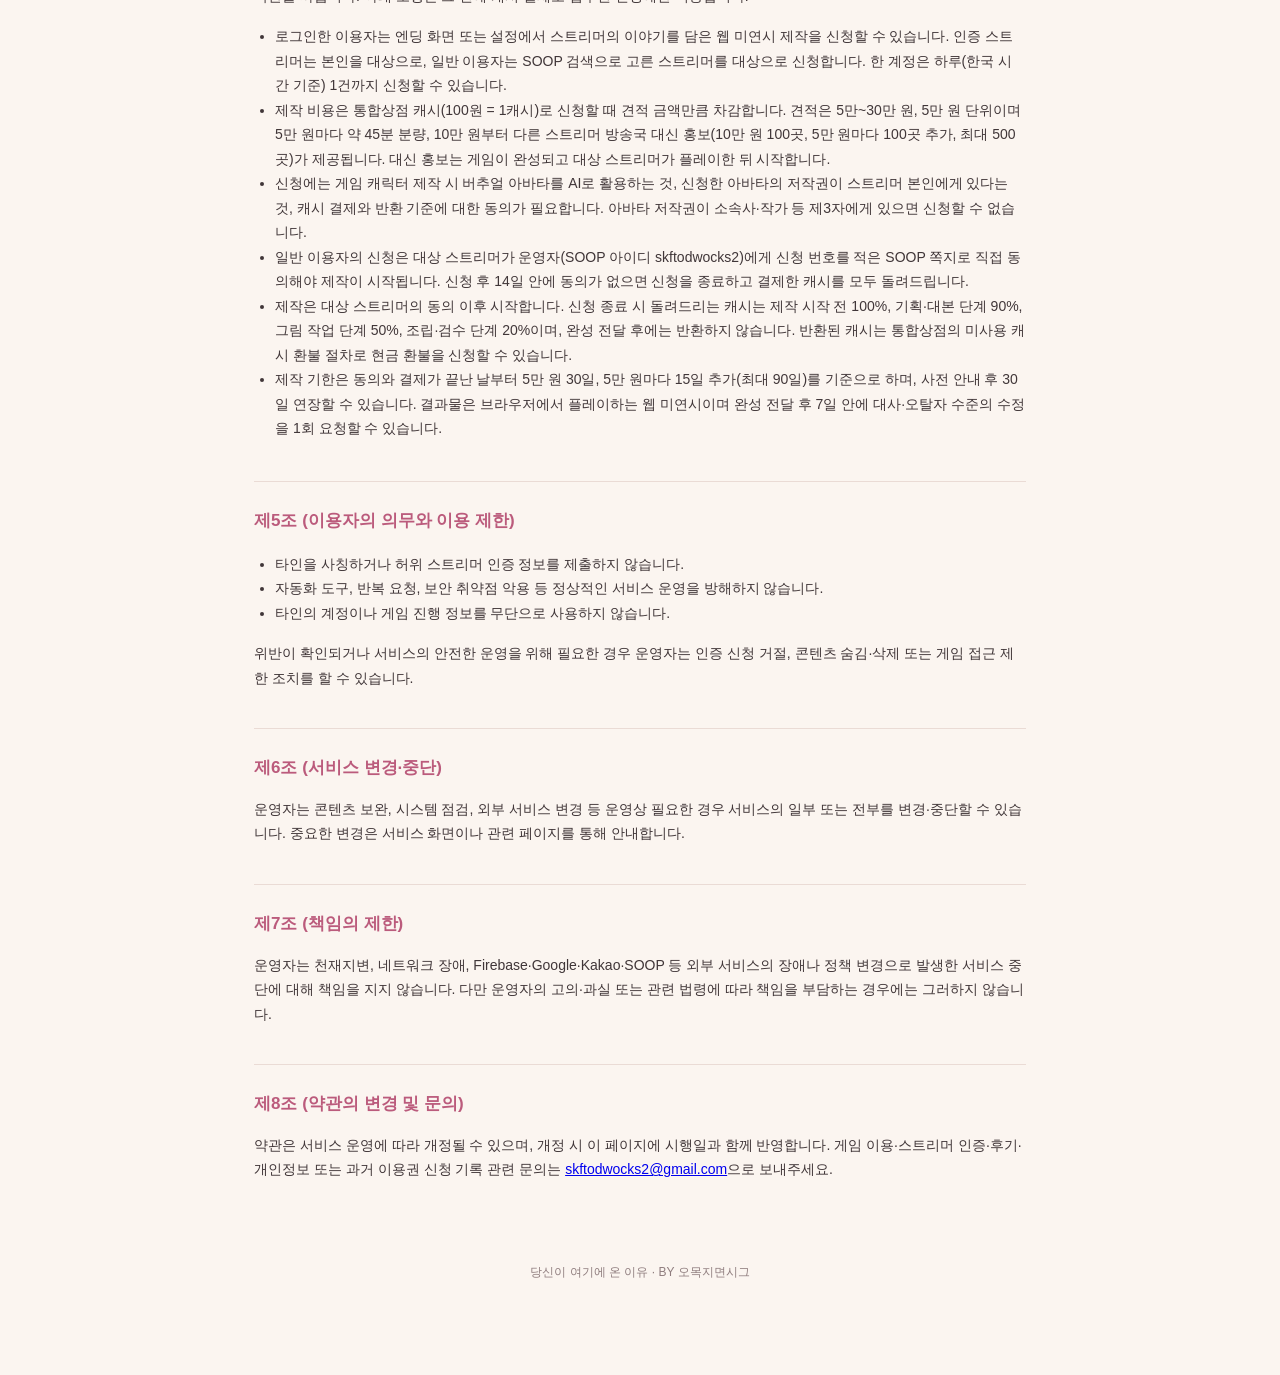
<file: terms.html>
<!doctype html>
<html lang="ko">
<head>
<meta charset="utf-8">
<meta name="viewport" content="width=device-width, initial-scale=1">
<title>이용약관 · 당신이 여기에 온 이유</title>
<style>
  :root{--paper:#fbf5f0;--panel:#fffaf7;--ink:#403638;--muted:#8f7d7e;--accent:#bb5b7c;--line:#eadbd5}
  *{box-sizing:border-box} body{margin:0;background:var(--paper);color:var(--ink);font-family:-apple-system,BlinkMacSystemFont,"Apple SD Gothic Neo","Malgun Gothic",sans-serif;line-height:1.75}
  .top{position:sticky;top:0;background:rgba(251,245,240,.96);border-bottom:1px solid var(--line);padding:16px 22px;z-index:1}.top a{color:var(--muted);font-size:13px;text-decoration:none}.top a:hover{color:var(--accent)}
  main{max-width:820px;margin:0 auto;padding:42px 24px 80px}.eyebrow{color:var(--accent);font-size:11px;font-weight:800;letter-spacing:.16em;text-transform:uppercase;margin:0 0 8px}.hero h1{font-size:30px;margin:0 0 8px}.hero p{color:var(--muted);font-size:13px;margin:0}.doc{margin-top:38px}.doc section{padding:24px 0;border-top:1px solid var(--line)}h2{font-size:17px;margin:0 0 10px;color:var(--accent)}p,li{font-size:14px}.doc ul{padding-left:21px}.note{background:var(--panel);border:1px solid var(--line);border-radius:12px;padding:14px 16px;margin-top:12px;font-size:13px}.foot{margin-top:42px;color:var(--muted);font-size:12px;text-align:center}
  @media(max-width:600px){main{padding:30px 18px 60px}.hero h1{font-size:25px}}
</style>
</head>
<body>
<div class="top"><a href="index.html">← 게임으로 돌아가기</a></div>
<main>
  <header class="hero"><p class="eyebrow">Terms of Service</p><h1>이용약관</h1><p>당신이 여기에 온 이유 · 서비스 운영 시작·최초 시행일: 2026-09-28 · 현재 버전 시행일: 2026-10-30 · 최종 개정: 2026-11-28</p></header>
  <div class="doc">
    <section><h2>제1조 (목적)</h2><p>이 약관은 오목지면시그(이하 “운영자”)가 제공하는 “당신이 여기에 온 이유”(이하 “서비스”)의 이용 조건과 운영자 및 이용자의 권리·의무를 정합니다. 서비스를 이용하면 이 약관에 동의한 것으로 봅니다.</p></section>
    <section><h2>제2조 (서비스의 성격)</h2><p>서비스는 선택지와 이야기를 즐기는 창작 비주얼노벨 게임입니다. 게임 진행, 엔딩, CG와 등장인물은 엔터테인먼트 목적의 콘텐츠이며 실제 인물이나 사건을 보증하거나 대변하지 않습니다. 게임 저장 데이터와 일부 설정·갤러리 기록은 이용자 기기의 브라우저 저장소에 저장될 수 있습니다.</p></section>
    <section><h2>제3조 (계정 및 무료 이용)</h2><ul><li>Google 또는 Kakao 로그인 사용자와 인증된 스트리머는 별도의 이용권 구매나 후원 없이 게임을 무료로 이용할 수 있습니다. 인증된 스트리머는 Google/Kakao 계정 연결이 없는 Firebase 계정으로도 이용할 수 있습니다.</li><li>로그인하지 않은 미인증 게스트는 게임을 시작할 수 없습니다. Google 또는 Kakao로 로그인하거나 스트리머 인증을 완료하면 이용할 수 있습니다. 스트리머 인증 신청 시 본인의 방송 닉네임과 SOOP 아이디를 정확히 입력해야 하며, 운영자는 신원을 확인하고 추가 정보를 요청하거나 신청을 거절할 수 있습니다. 승인 결과는 페이지가 열려 있고 네트워크에 연결되어 있으면 새로고침 없이 반영됩니다. 페이지가 닫혀 있는 동안에는 푸시 알림이 발송되지 않습니다.</li><li>새 이용권 구매·선물 신청은 2026-10-18부터 종료되었습니다. 기존 이용권 기록은 게임 접근을 제한하지 않으며, 시행일 전에 접수된 신청과 후원 기록은 확인·문의·분쟁 처리 및 이미 접수된 요청 마무리를 위해 관리될 수 있습니다. 별풍선 후원은 이용자와 SOOP 간의 거래이며 SOOP의 절차와 정책을 따릅니다.</li><li>인증 스트리머는 새 게임·이어하기·챕터 불러오기로 진입하기 전에 방송 후원 연동 준비 동의를 해야 합니다. 동의하지 않거나 동의 기록을 저장할 수 없으면 게임을 시작할 수 없습니다. 이 준비 동의는 SOOP 계정 연결이나 실제 후원 감지를 허가하는 동의가 아닙니다. 실제 방송 연결은 게임 설정의 "SOOP 방송 연결"에서 별도 동의를 받아 제공하며, 연동 정보와 보유 기간은 개인정보 처리방침에 따릅니다.</li><li>인증 스트리머는 연인 엔딩 이후 플레이 후기 작성 여부와 관계없이 본인의 이야기를 담은 미연시 제작 문의를 제출할 수 있습니다. 미연시 제작은 스트리머가 펀딩금을 모금해 운영자에게 전달한 뒤 진행하며, 구체적인 제작 방향과 일정은 문의 후 협의합니다. 문의 내용은 공개되지 않으며 관리자만 확인합니다.</li><li>인증 스트리머는 게임 설정에서 SOOP 방송 연결을 선택할 수 있습니다. 연결하면 의상 선택 화면이 열려 있는 동안 본인 LIVE 방송에서 한 번에 별풍선 50개 이상이 후원될 때 꾸민 의상이 자동 확정됩니다. 이 연동은 게임 안 의상 선택에만 쓰이고 캐시·이용권 등 혜택을 지급하지 않으며, 최대 24시간 유지되고 게임 설정에서 언제든 해제할 수 있습니다. 처리하는 정보는 개인정보 처리방침 제3조의2를 따릅니다.</li></ul></section>
    <section><h2>제4조 (이용자 게시물과 공개)</h2><ul><li>이용자가 작성한 플레이 후기는 갤러리에서 공개될 수 있으며, 후기 작성 계정별·엔딩별 최신 1건이 유지됩니다. 공개 후기는 로그인하지 않은 방문자도 열람할 수 있습니다.</li><li>방송국 홍보 선택 항목을 제출하면 후기와 함께 스트리머 닉네임 및 SOOP 아이디가 공개됩니다. 게시 전에 입력한 정보와 공개 범위를 확인해 주세요.</li><li>운영자는 부적절하거나 권리를 침해하는 게시물을 숨기거나 삭제할 수 있습니다. 이용자는 본인 후기의 숨김·삭제를 운영자에게 요청할 수 있습니다.</li><li>이용자는 본인이 작성하거나 공개할 권한이 있는 내용만 제출해야 합니다. 타인의 권리 침해, 불법·유해 정보, 사칭·허위 정보 또는 서비스 운영을 방해하는 내용을 게시해서는 안 됩니다.</li></ul></section>
    <section><h2>제4조의2 (미연시 제작 신청)</h2><p>2026-11-26부터 새 제작 신청은 통합상점 [게임 제작 의뢰](무료 신청 + 통합 캐시 모금)에서 받으며, 그 조건은 통합상점 이용약관을 따릅니다. 아래 조항은 그 전에 캐시 결제로 접수된 신청에만 적용합니다.</p><ul><li>로그인한 이용자는 엔딩 화면 또는 설정에서 스트리머의 이야기를 담은 웹 미연시 제작을 신청할 수 있습니다. 인증 스트리머는 본인을 대상으로, 일반 이용자는 SOOP 검색으로 고른 스트리머를 대상으로 신청합니다. 한 계정은 하루(한국 시간 기준) 1건까지 신청할 수 있습니다.</li><li>제작 비용은 통합상점 캐시(100원 = 1캐시)로 신청할 때 견적 금액만큼 차감합니다. 견적은 5만~30만 원, 5만 원 단위이며 5만 원마다 약 45분 분량, 10만 원부터 다른 스트리머 방송국 대신 홍보(10만 원 100곳, 5만 원마다 100곳 추가, 최대 500곳)가 제공됩니다. 대신 홍보는 게임이 완성되고 대상 스트리머가 플레이한 뒤 시작합니다.</li><li>신청에는 게임 캐릭터 제작 시 버추얼 아바타를 AI로 활용하는 것, 신청한 아바타의 저작권이 스트리머 본인에게 있다는 것, 캐시 결제와 반환 기준에 대한 동의가 필요합니다. 아바타 저작권이 소속사·작가 등 제3자에게 있으면 신청할 수 없습니다.</li><li>일반 이용자의 신청은 대상 스트리머가 운영자(SOOP 아이디 skftodwocks2)에게 신청 번호를 적은 SOOP 쪽지로 직접 동의해야 제작이 시작됩니다. 신청 후 14일 안에 동의가 없으면 신청을 종료하고 결제한 캐시를 모두 돌려드립니다.</li><li>제작은 대상 스트리머의 동의 이후 시작합니다. 신청 종료 시 돌려드리는 캐시는 제작 시작 전 100%, 기획·대본 단계 90%, 그림 작업 단계 50%, 조립·검수 단계 20%이며, 완성 전달 후에는 반환하지 않습니다. 반환된 캐시는 통합상점의 미사용 캐시 환불 절차로 현금 환불을 신청할 수 있습니다.</li><li>제작 기한은 동의와 결제가 끝난 날부터 5만 원 30일, 5만 원마다 15일 추가(최대 90일)를 기준으로 하며, 사전 안내 후 30일 연장할 수 있습니다. 결과물은 브라우저에서 플레이하는 웹 미연시이며 완성 전달 후 7일 안에 대사·오탈자 수준의 수정을 1회 요청할 수 있습니다.</li></ul></section>
    <section><h2>제5조 (이용자의 의무와 이용 제한)</h2><ul><li>타인을 사칭하거나 허위 스트리머 인증 정보를 제출하지 않습니다.</li><li>자동화 도구, 반복 요청, 보안 취약점 악용 등 정상적인 서비스 운영을 방해하지 않습니다.</li><li>타인의 계정이나 게임 진행 정보를 무단으로 사용하지 않습니다.</li></ul><p>위반이 확인되거나 서비스의 안전한 운영을 위해 필요한 경우 운영자는 인증 신청 거절, 콘텐츠 숨김·삭제 또는 게임 접근 제한 조치를 할 수 있습니다.</p></section>
    <section><h2>제6조 (서비스 변경·중단)</h2><p>운영자는 콘텐츠 보완, 시스템 점검, 외부 서비스 변경 등 운영상 필요한 경우 서비스의 일부 또는 전부를 변경·중단할 수 있습니다. 중요한 변경은 서비스 화면이나 관련 페이지를 통해 안내합니다.</p></section>
    <section><h2>제7조 (책임의 제한)</h2><p>운영자는 천재지변, 네트워크 장애, Firebase·Google·Kakao·SOOP 등 외부 서비스의 장애나 정책 변경으로 발생한 서비스 중단에 대해 책임을 지지 않습니다. 다만 운영자의 고의·과실 또는 관련 법령에 따라 책임을 부담하는 경우에는 그러하지 않습니다.</p></section>
    <section><h2>제8조 (약관의 변경 및 문의)</h2><p>약관은 서비스 운영에 따라 개정될 수 있으며, 개정 시 이 페이지에 시행일과 함께 반영합니다. 게임 이용·스트리머 인증·후기·개인정보 또는 과거 이용권 신청 기록 관련 문의는 <a href="mailto:skftodwocks2@gmail.com">skftodwocks2@gmail.com</a>으로 보내주세요.</p></section>
  </div>
  <p class="foot">당신이 여기에 온 이유 · BY 오목지면시그</p>
</main>
</body>
</html>
</file>
